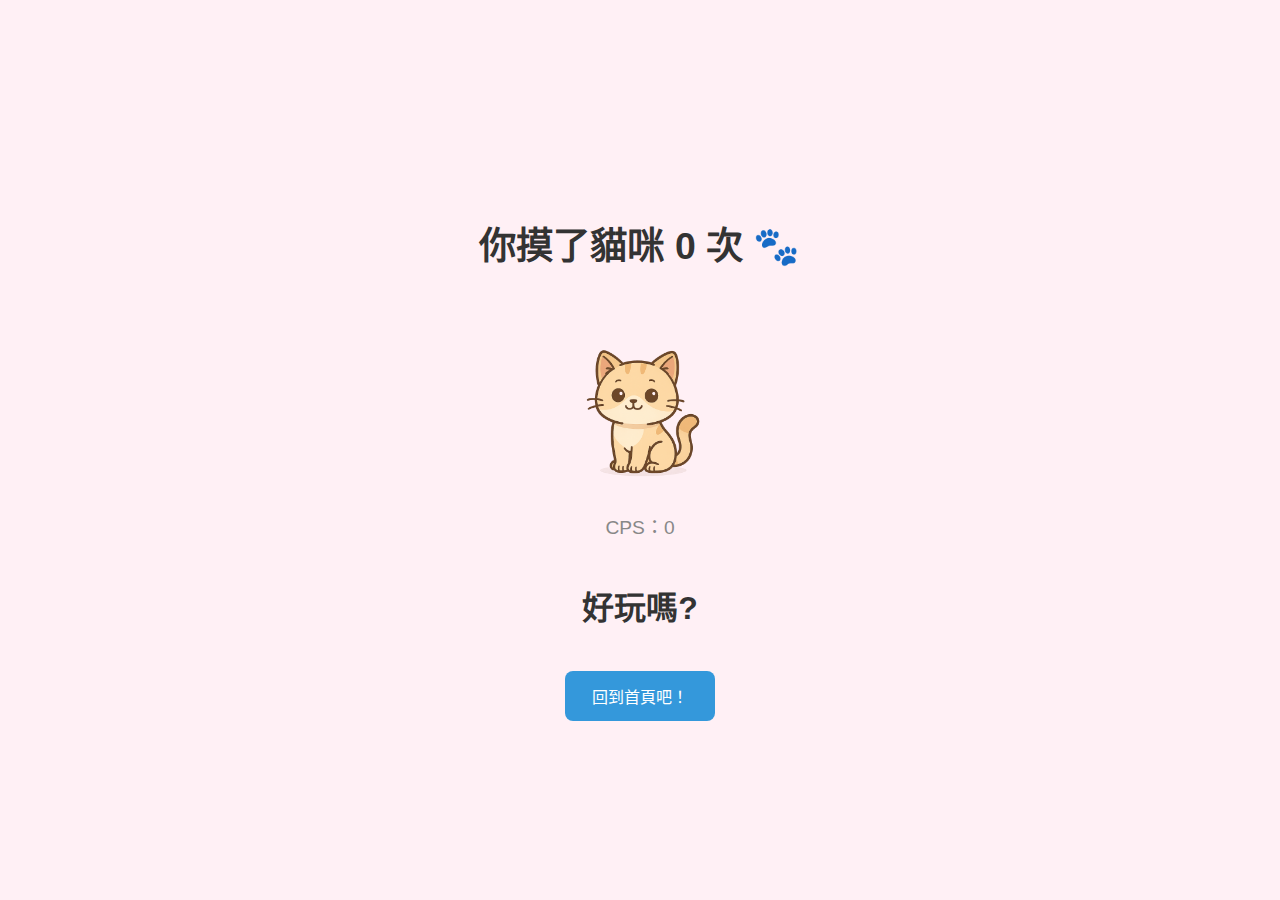
<file: cat-game/index.html>
<!DOCTYPE html>
<html lang="zh-TW">
<head>
  <meta charset="UTF-8" />
  <title>摸貓咪遊戲</title>
  <link rel="stylesheet" href="style.css" />
  <link rel="shortcut icon" href="cat.ico" type="image/x-icon">
</head>
<body>
  <h3>你摸了貓咪 <span id="score">0</span> 次 🐾</h3>
  <div class="cat-container">
    <img id="cat" src="../images/cat.png" alt="可愛貓咪" />
  </div>
  <audio id="meow" src="../sound/cat-meow-8-fx-306184.mp3" preload="auto"></audio>
  <div id="cps">CPS：0</div>
  
  <h4>好玩嗎?</h4>
  <a href="../index.html">
    <button>回到首頁吧！</button>
  </a>

  <script src="script.js"></script>
</body>
</html>
</file>
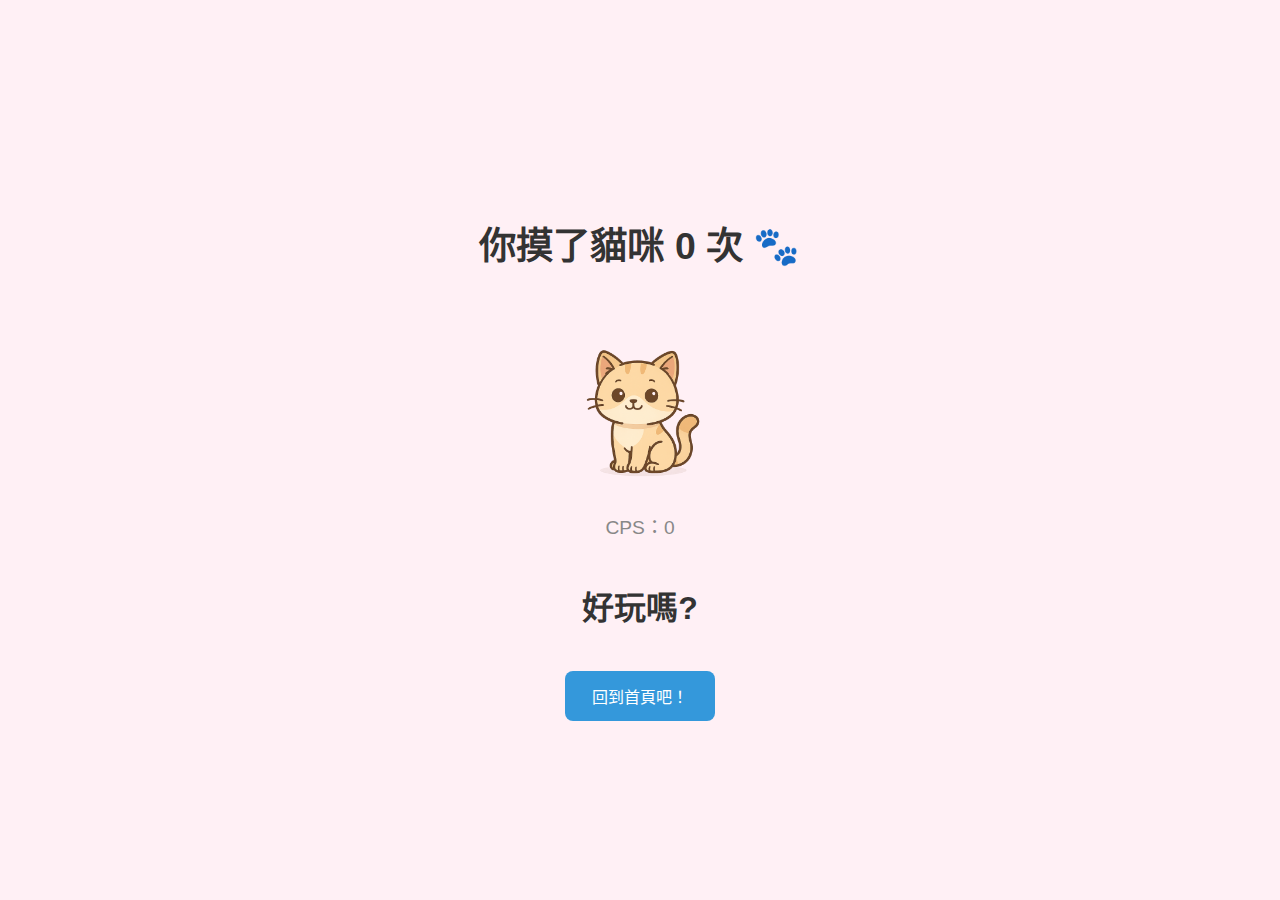
<file: other/cat-game/index.html>
<!DOCTYPE html>
<html lang="zh-TW">
<head>
  <meta charset="UTF-8" />
  <title>摸貓咪遊戲</title>
  <link rel="stylesheet" href="style.css" />
  <link rel="shortcut icon" href="cat.ico" type="image/x-icon">
</head>
<body>
  <h3>你摸了貓咪 <span id="score">0</span> 次 🐾</h3>
  <div class="cat-container">
    <img id="cat" src="image/cat.png" alt="可愛貓咪" />
  </div>
  <audio id="meow" src="sound/cat-meow-8-fx-306184.mp3" preload="auto"></audio>
  <div id="cps">CPS：0</div>
  
  <h4>好玩嗎?</h4>
  <a href="https://canshark.netlify.app/">
    <button>回到首頁吧！</button>
  </a>

  <script src="script.js"></script>
</body>
</html>
</file>
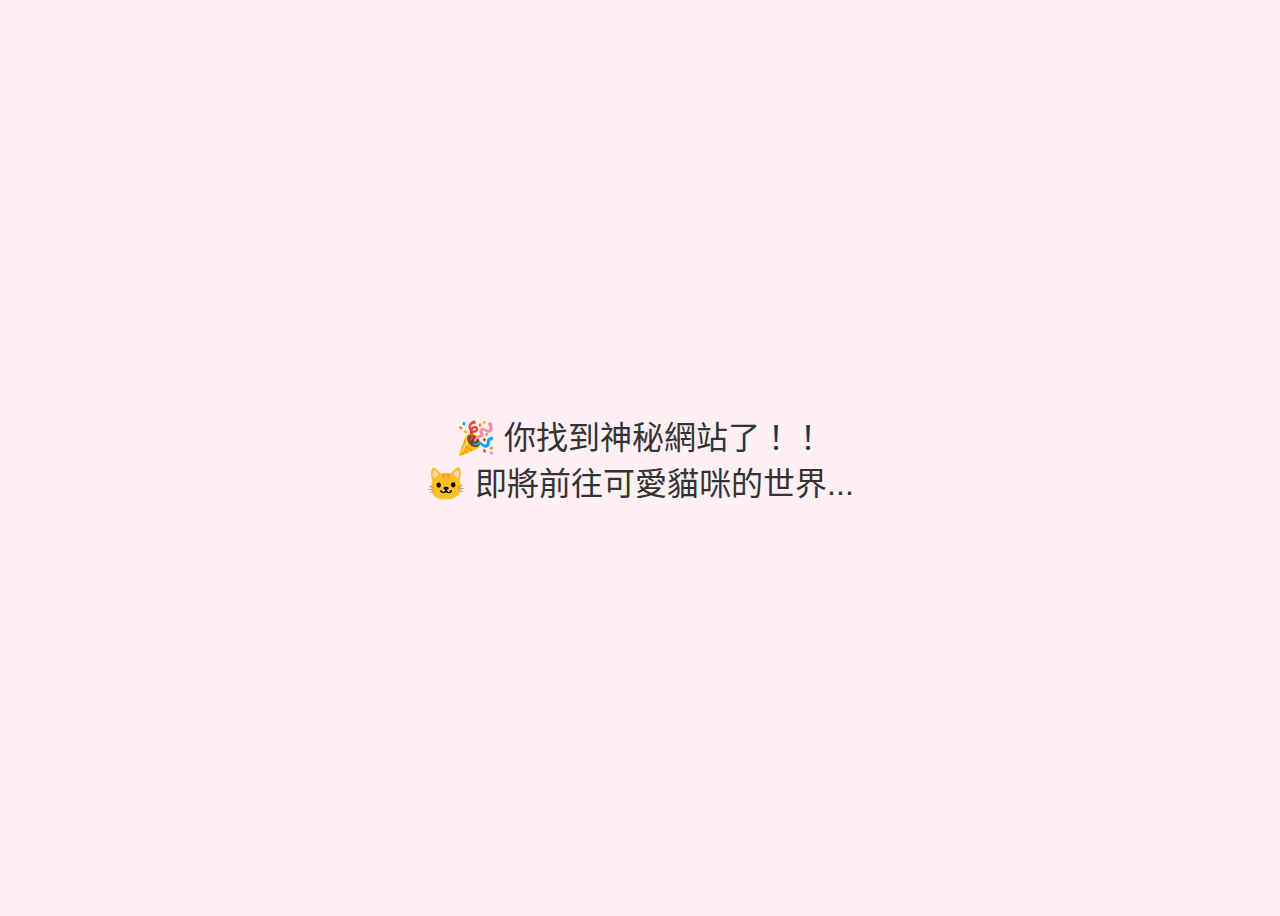
<file: cat-game/easter-egg.html>
<!DOCTYPE html>
<html lang="zh-TW">
<head>
  <meta charset="UTF-8" />
  <meta name="viewport" content="width=device-width, initial-scale=1.0"/>
  <title>神秘網站</title>
    <link rel="shortcut icon" href="cat.ico" type="image/x-icon">
  <style>
    body {
      background-color: #fff0f5;
      color: #333;
      font-family: "Microsoft JhengHei", sans-serif;
      display: flex;
      justify-content: center;
      align-items: center;
      height: 100vh;
      font-size: 2rem;
      text-align: center;
    }
  </style>
  <script>
    // 3秒後跳轉
    setTimeout(() => {
      window.location.href = "index.html";
    }, 3000);
  </script>
</head>
<body>
  🎉 你找到神秘網站了！！<br/>
  🐱 即將前往可愛貓咪的世界...
</body>
</html>
</file>
<file: cat-game/style.css>
body {
  background-color: #fff0f5;
      color: #333;
      font-family: "Microsoft JhengHei", sans-serif;
      display: flex;
      flex-direction: column;
      justify-content: center;
      align-items: center;
      height: 100vh;
      font-size: 2rem;
      text-align: center;
      margin: 0;
}

button {
  width: 150px;
  height: 50px;
  background-color: #3498db;   /* 淺藍（主色） */
  color: white;                /* 白色文字 */
  border: none;
  padding: 10px 20px;
  border-radius: 8px;
  font-size: 16px;
  cursor: pointer;
  transition: background-color 0.3s ease;
}

button:hover {
  background-color: #2980b9;
}

.cat-container {
  margin-top: 30px;
}

#cat {
  width: 150px;
  cursor: pointer;
  transition: transform 0.1s;
}

#cat:active {
  transform: scale(1.05);
}

#cps {
  font-size: 1.2rem;
  color: #888;
  margin-top: 1rem;
}
</file>
<file: other/cat-game/style.css>
body {
  background-color: #fff0f5;
      color: #333;
      font-family: "Microsoft JhengHei", sans-serif;
      display: flex;
      flex-direction: column;
      justify-content: center;
      align-items: center;
      height: 100vh;
      font-size: 2rem;
      text-align: center;
      margin: 0;
}

button {
  width: 150px;
  height: 50px;
  background-color: #3498db;   /* 淺藍（主色） */
  color: white;                /* 白色文字 */
  border: none;
  padding: 10px 20px;
  border-radius: 8px;
  font-size: 16px;
  cursor: pointer;
  transition: background-color 0.3s ease;
}

button:hover {
  background-color: #2980b9;
}

.cat-container {
  margin-top: 30px;
}

#cat {
  width: 150px;
  cursor: pointer;
  transition: transform 0.1s;
}

#cat:active {
  transform: scale(1.05);
}

#cps {
  font-size: 1.2rem;
  color: #888;
  margin-top: 1rem;
}
</file>
